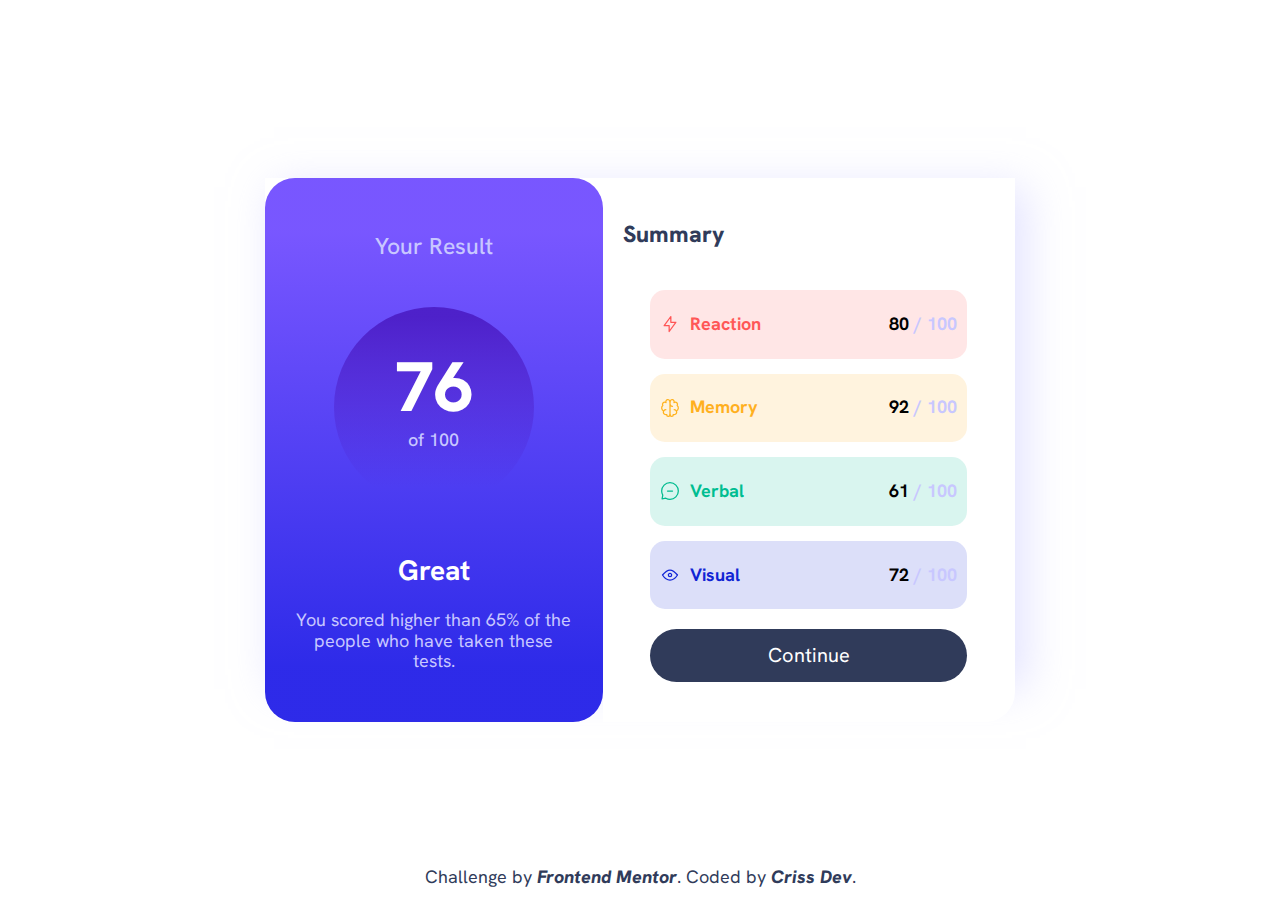
<file: section1/section1.html>
<!DOCTYPE html>
<html lang="en">

<head>
  <meta charset="UTF-8">
  <meta name="viewport" content="width=device-width, initial-scale=1.0">
  <title>Seccion 1</title>
  <link rel="preload" href="css/normalize.css" as="style">
  <link rel="stylesheet" href="css/normalize.css">
  <link rel="preconnect" href="https://fonts.googleapis.com">
  <link rel="preconnect" href="https://fonts.gstatic.com" crossorigin>
  <link href="https://fonts.googleapis.com/css2?family=Hanken+Grotesk:ital,wght@0,100..900;1,100..900&display=swap"
    rel="stylesheet">
  <link rel="preload" href="css/styles.css" as="style">
  <link rel="stylesheet" href="css/styles.css">
</head>

<body>
  <main class="container">

    <section class="content">

      <div class="left">
        <h3 class="title">Your Result</h3>

        <div class="progress">
          <h1 class="progress__title">76 <br>
            <span class="progress__span">of 100</span>
          </h1>
        </div>

        <div class="great">
          <h2 class="great__title">Great</h2>
          <p class="great__txt">You scored higher than 65% of the people who have taken these tests.</p>

        </div>
      </div>


      <div class="rigth">

        <h3 class="summary">Summary</h3>

        <div class="container__attributes">

          <div class="attribute attribute-reaction">
            <div class="icon-name">
              <img class="icon__attribute" src="img/icon-reaction.svg" alt="">
              <h4 class="name__attribute name__attribute--reaction">Reaction</h4>
            </div>

            <p class="point__attribute">80<span class="point__attribute--span"> / 100</span></p>
          </div> <!-- End attribute-->

          <div class="attribute attribute-memory">
            <div class="icon-name">
              <img class="icon__attribute" src="img/icon-memory.svg" alt="">
              <h4 class="name__attribute name__attribute--memory">Memory</h4>
            </div>

            <p class="point__attribute">92<span class="point__attribute--span"> / 100</span></p>
          </div> <!-- End attribute-->

          <div class="attribute attribute-verbal">
            <div class="icon-name">
              <img class="icon__attribute" src="img/icon-verbal.svg" alt="">
              <h4 class="name__attribute name__attribute--verbal">Verbal</h4>
            </div>

            <p class="point__attribute">61<span class="point__attribute--span"> / 100</span></p>
          </div> <!-- End attribute-->

          <div class="attribute attribute-visual">
            <div class="icon-name">
              <img class="icon__attribute" src="img/icon-visual.svg" alt="">
              <h4 class="name__attribute name__attribute--visual">Visual</h4>
            </div>

            <p class="point__attribute">72<span class="point__attribute--span"> / 100</span></p>
          </div> <!-- End attribute-->
        </div> <!-- End Container attributes-->


        <a class="boton" href="">
          Continue
        </a>

      </div>

    </section>

  </main>


  <footer class="footer">
    <p class="footer__txt">Challenge by <a class="link" href="https://www.frontendmentor.io?ref=challenge" target="_blank">Frontend
        Mentor</a>.
      Coded by <a class="link" href="https://linktr.ee/Crissdev16" target="_blank">Criss Dev</a>.</p>
  </footer>
</body>

</html>
</file>
<file: section1/css/styles.css>
:root {
    --Lightred: rgb(255, 87, 87);
    --Orangeyyellow: rgb(255, 176, 31);
    --Greenteal: rgb(0, 189, 145);
    --Cobaltblue: rgb(17, 37, 212);


    /*Gradients*/
    /*(background)*/
    --Lightslateblue: hsl(252, 100%, 67%);
    --Lightroyalblue: hsl(241, 81%, 54%);

    /*(circle)*/
    --Violetblue: hsla(256, 72%, 46%, 1);
    --Persianblue: hsla(241, 72%, 46%, 0);

    /* Neutral */
    --White: hsl(0, 0%, 100%);
    --Paleblue: hsl(221, 100%, 96%);
    --Lightlavender: hsl(241, 100%, 89%);
    --Darkgrayblue: hsl(224, 30%, 27%);

    /* fonts */
    --font: "Hanken Grotesk", sans-serif;
}

/*hacks y globales*/
html {
    font-size: 62.5%;
    /* 1 rem = 10px */
    box-sizing: border-box;
}

*,
*:before,
*:after {
    box-sizing: inherit;
    /*Hack para box model*/
}

body {
    font-family: var(--font);
    margin: 0;
    background-color: var(--White);
}

img {
    width: 100%;
}

h1 {
    font-size: 3.5rem;
    font-weight: 800;
}

h2 {
    font-size: 2.8rem;
    font-weight: 700;
}

h3 {
    font-size: 2.3rem;
    font-weight: 500;
}


h4,
p {
    font-size: 1.8rem;
    font-weight: 400;
}

a {
    text-decoration: none;
}

a:hover {
    cursor: pointer;
}

/* ----- Main ----- */
.container {
    height: 100vh;
    margin-bottom: 10rem;
}

.content {
    height: 100%;
    box-shadow: 10px 10px 40px 1px rgba(200, 199, 255, 0.5);
}

@media (min-width: 768px) {

    .container {
        width: min(90%, 120rem);
        height: 95vh;
        margin: 0 auto;

        display: flex;
        justify-content: center;
        align-items: center;
    }

    .content {
        width: 75rem;
        height: 50rem;
        display: grid;
        grid-template-columns: 45% 55%;

        box-shadow: 10px 10px 40px 1px rgba(200, 199, 255, 0.5);
    }
}

.left {
    display: flex;
    justify-content: space-around;
    align-items: center;
    flex-direction: column;
    gap: 2rem;

    border-bottom-left-radius: 4rem;
    border-bottom-right-radius: 4rem;
    padding: 3rem;
    color: var(--White);
    background-image: linear-gradient(var(--Lightslateblue) 10%, var(--Lightroyalblue) 90%);
}

@media (min-width:768px) {
    .left {
        border-radius: 3rem;
    }
}

.title {
    color: var(--Lightlavender);
}

.progress {
    width: 20rem;
    height: 20rem;
    display: flex;
    justify-content: center;
    align-items: center;
    border-radius: 100%;
    padding: 4rem;
    background-image: linear-gradient(var(--Violetblue) 5%, var(--Persianblue) 90%);
}

.progress__title {
    font-size: 7rem;
    line-height: .5;
    text-align: center;
}

.progress__span {
    color: var(--Lightlavender);
    font-weight: 500;
    font-size: 1.8rem;
}

.great__title {
    text-align: center;
}

.great__txt {
    color: var(--Lightlavender);
    text-align: center;
}

/* Rigth */

.rigth {
    display: flex;
    justify-content: space-around;
    align-items: center;
    flex-direction: column;
    gap: 2rem;

    border-radius: 3rem;
    border-top-left-radius: 0;
    border-bottom-left-radius: 0;
    padding: 2rem;
    background: var(--White);

}

.summary {
    color: var(--Darkgrayblue);
    font-weight: 800;
    text-align: left;
    width: 100%;
}


.container__attributes {
    width: 85%;
    display: flex;
    justify-content: center;
    align-items: center;
    flex-direction: column;
    gap: 1.5rem;
}

.attribute {
    display: flex;
    justify-content: space-between;
    padding: 0 1rem;
    align-items: center;
    width: 100%;
    border-radius: 1.5rem;
}

.icon-name {
    display: flex;
    justify-content: center;
    align-items: center;
    gap: 1rem;

}

.icon__attribute {
    width: 2rem;
    height: 2rem;
}

.name__attribute {
    font-weight: 700;
}

.name__attribute--reaction {
    color: var(--Lightred);
}

.name__attribute--memory {
    color: var(--Orangeyyellow);
}

.name__attribute--verbal {
    color: var(--Greenteal);
}

.name__attribute--visual {
    color: var(--Cobaltblue);
}

.point__attribute {
    font-weight: 700;
}

.point__attribute--span {
    color: var(--Lightlavender);
}

.attribute-reaction {
    background-color: rgba(255, 87, 87, .15);
}

.attribute-memory {
    background-color: rgb(255, 176, 31, .15);
}

.attribute-verbal {
    background-color: rgb(0, 189, 145, .15);
}

.attribute-visual {
    background-color: rgb(17, 37, 212, .15);
}

.boton {
    display: block;
    color: var(--White);
    background-color: var(--Darkgrayblue);
    font-size: 2rem;
    padding: 1.5rem;
    border-radius: 3rem;
    width: 85%;
    text-align: center;
    margin-bottom: 2rem;
    border: none;

}

.boton:hover {
    background-image: linear-gradient(var(--Lightslateblue) 10%, var(--Lightroyalblue) 90%);
}

/* ---- Footer ----- */
@media (min-width: 768px) {
    .footer {
        height: 5vh;
        display: flex;
        justify-content: center;
        align-items: center;
    }
}

.footer__txt {
    color: var(--Darkgrayblue);
}

.link {
    font-weight: 800;
    font-style: italic;
    color: var(--Darkgrayblue);
}

.link:hover {
    color: var(--Orangeyyellow);
}
</file>
